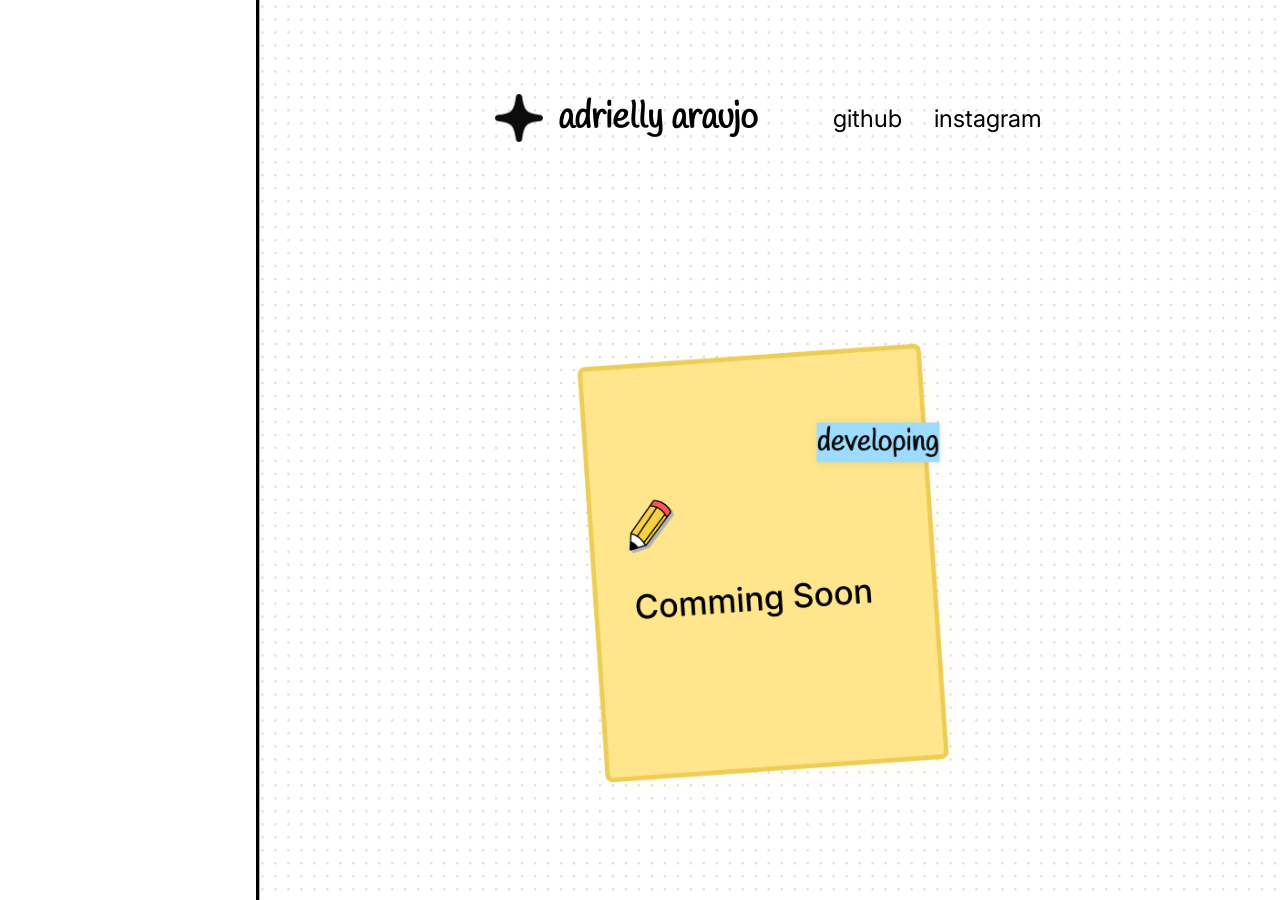
<file: index.html>
<!DOCTYPE html>
<html lang="pt-br">
<head>
    <meta charset="UTF-8">
    <meta name="viewport" content="width=device-width, initial-scale=1.0">
    <title>Comming Soon</title>
    <link rel="preconnect" href="https://fonts.googleapis.com">
    <link rel="preconnect" href="https://fonts.gstatic.com" crossorigin>
    <link href="https://fonts.googleapis.com/css2?family=Handlee&family=Inter:ital,opsz,wght@0,14..32,100..900;1,14..32,100..900&display=swap" rel="stylesheet">
    <link rel="stylesheet" href="./src/styles/style.css">
</head>
<body>
    
    <main>
        <header>
            <div class="header-title">
                <img src="./src/assets/images/cs-star.png" alt="black star">
                <p>adrielly araujo</p>
            </div>

            <nav>
                <a href="https://github.com/adriellyoliveira">github</a>
                <a href="https://instagram.com/adrielly_araujo_11">instagram</a>
            </nav>
        </header>
        <img src="./src/assets/images/cs-card.png" alt="hero card comming soon">
    </main>

</body>
</html>
</file>
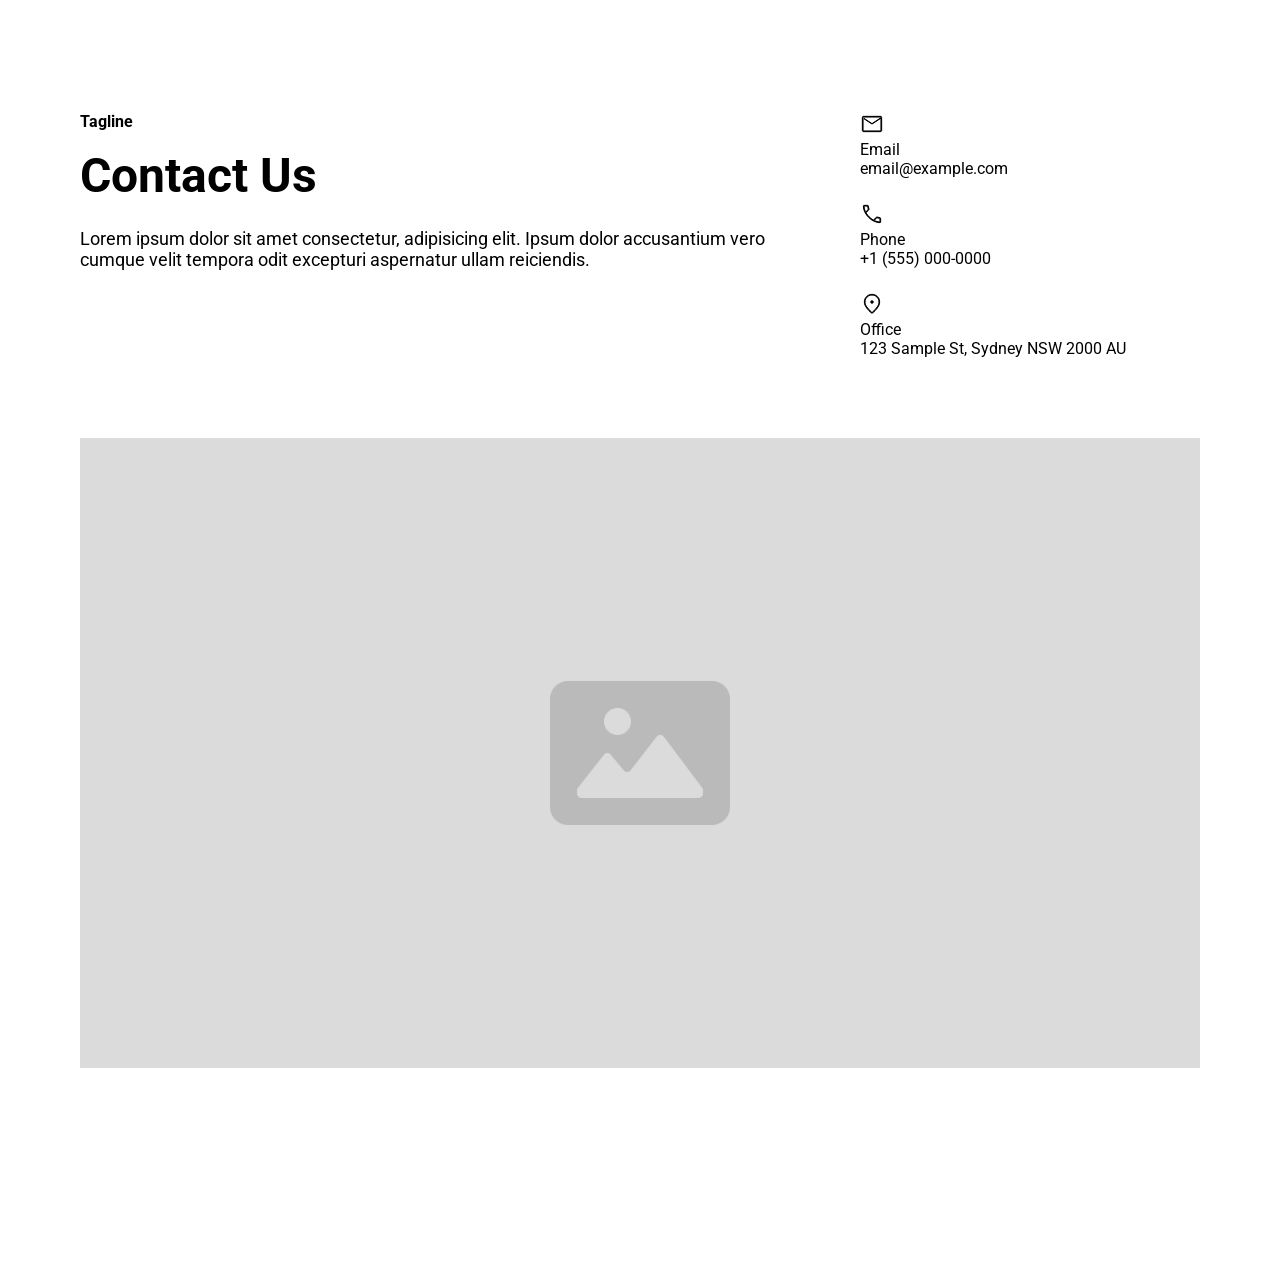
<file: marketing-components/contact/sixteen.html>
<!DOCTYPE html>
<html lang="pt-br">
<head>
    <meta charset="UTF-8">
    <meta name="viewport" content="width=device-width, initial-scale=1.0">
    <title>Sixteen</title>
    <link rel="stylesheet" href="./styles/reset.css">
    <link rel="stylesheet" href="./styles/sixteen.css">
    <link rel="preconnect" href="https://fonts.googleapis.com">
    <link rel="preconnect" href="https://fonts.gstatic.com" crossorigin>
    <link href="https://fonts.googleapis.com/css2?family=Roboto:ital,wght@0,100..900;1,100..900&display=swap" rel="stylesheet">
</head>
<body>
    <section id="contact">
        <div class="contact-info">
            <div class="info-text">
                <span>Tagline</span>
                <h2>Contact Us</h2>
                <p>Lorem ipsum dolor sit amet consectetur, adipisicing elit. Ipsum dolor accusantium vero cumque velit tempora odit excepturi aspernatur ullam reiciendis.</p>
            </div>
            <div class="info-link">
                <div class="link-container">
                    <img src="./assets/images/mail.svg" alt="">
                    <div class="link-text">
                        <p>Email</p>
                        <a href="">email@example.com</a>
                    </div>
                </div>
                <div class="link-container">
                    <img src="./assets/images/call.svg" alt="">
                    <div class="link-text">
                        <p>Phone</p>
                        <a href="">+1 (555) 000-0000</a>
                    </div>
                </div>
                <div class="link-container">
                    <img src="./assets/images/location_on.svg" alt="">
                    <div class="link-text">
                        <p>Office</p>
                        <a href="">123 Sample St, Sydney NSW 2000 AU</a>
                    </div>
                </div>
            </div>
        </div>
        <img src="./assets/images/placeholder-image.svg" alt="">
    </section>
</body>
</html>
</file>
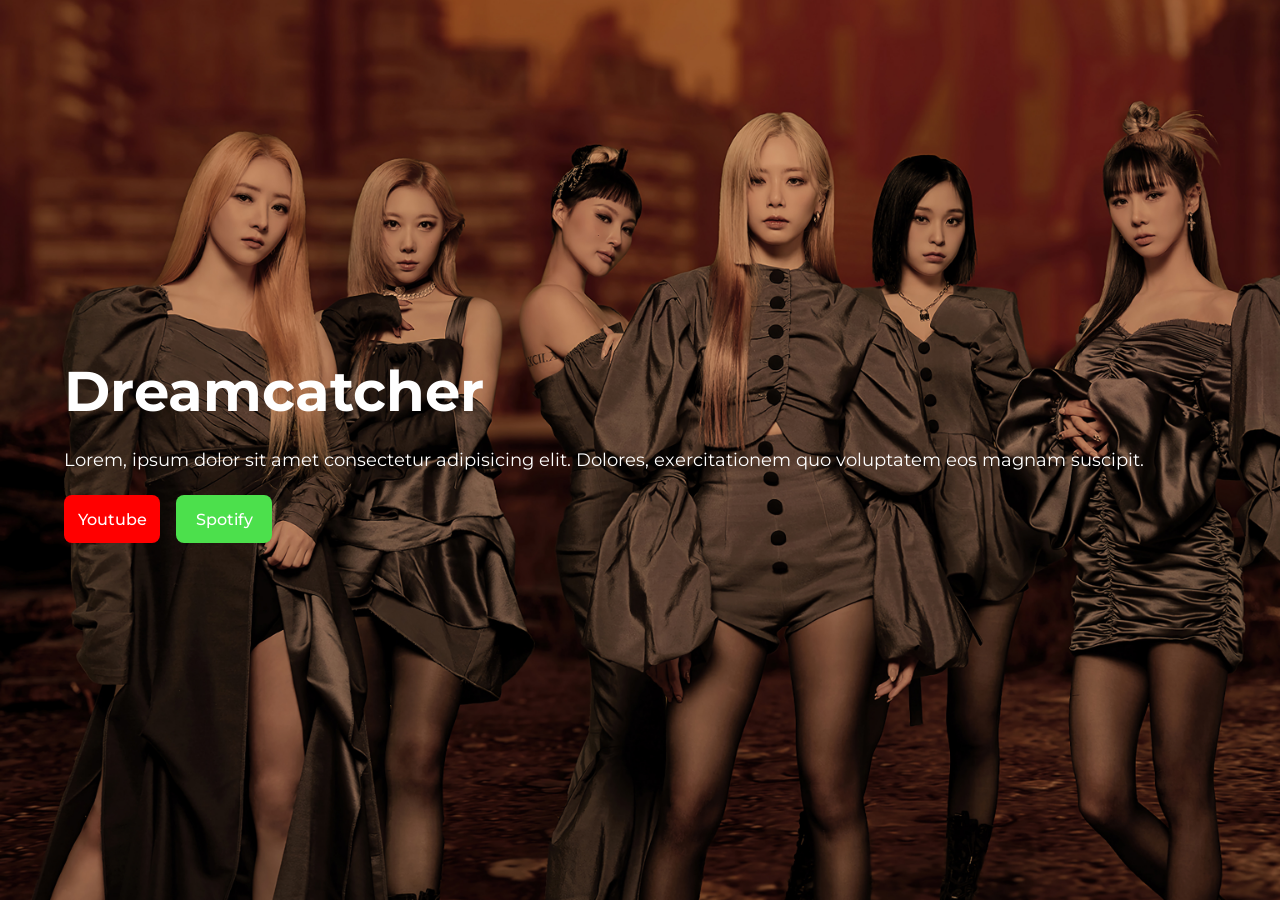
<file: praticas/header/five.html>
<!DOCTYPE html>
<html lang="pt-br">

<head>
    <meta charset="UTF-8">
    <meta name="viewport" content="width=device-width, initial-scale=1.0">
    <title>Header - Five</title>
    <link rel="preconnect" href="https://fonts.googleapis.com">
    <link rel="preconnect" href="https://fonts.gstatic.com" crossorigin>
    <link
        href="https://fonts.googleapis.com/css2?family=Dancing+Script:wght@400..700&family=Montserrat:ital,wght@0,100..900;1,100..900&family=Roboto:ital,wght@0,100..900;1,100..900&display=swap"
        rel="stylesheet">

    <style>
        * {
            padding: 0;
            margin: 0;
            box-sizing: border-box;
            text-decoration: none;
            border: none;
            font-family: "Montserrat", sans-serif;
            font-optical-sizing: auto;
        }

        header {
            width: 100%;
            height: 900px;
            padding: 64px;
            background-image: url(./images/dreamcatcher-apocalypse.jpg);
            background-repeat: no-repeat;
            background-size: cover;
            display: flex;
            align-items: center;
        }

        h1 {
            font-size: 56px;
            font-weight: 700;
            margin-bottom: 24px;
            color: white;
        }

        p {
            font-size: 18px;
            font-weight: 400;
            margin-bottom: 24px;
            color: white;
        }

        .hero-button {
            display: flex;
            gap: 16px;
        }

        button {
            width: 96px;
            height: 48px;
            color: white;
            font-size: 16px;
            font-weight: 500;
            border-radius: 8px;
        }

        .btn-youtube {
            background-color: red;
        }

        .btn-spotify {
            background-color: rgb(76, 224, 76);
        }
    </style>
</head>

<body>

    <header>
        <div class="header-content">
            <h1>Dreamcatcher</h1>
            <p>Lorem, ipsum dolor sit amet consectetur adipisicing elit. Dolores, exercitationem quo voluptatem eos
                magnam suscipit.</p>
            <div class="hero-button">
                <button class="btn-youtube">Youtube</button>
                <button class="btn-spotify">Spotify</button>
            </div>
        </div>

    </header>

</body>

</html>
</file>
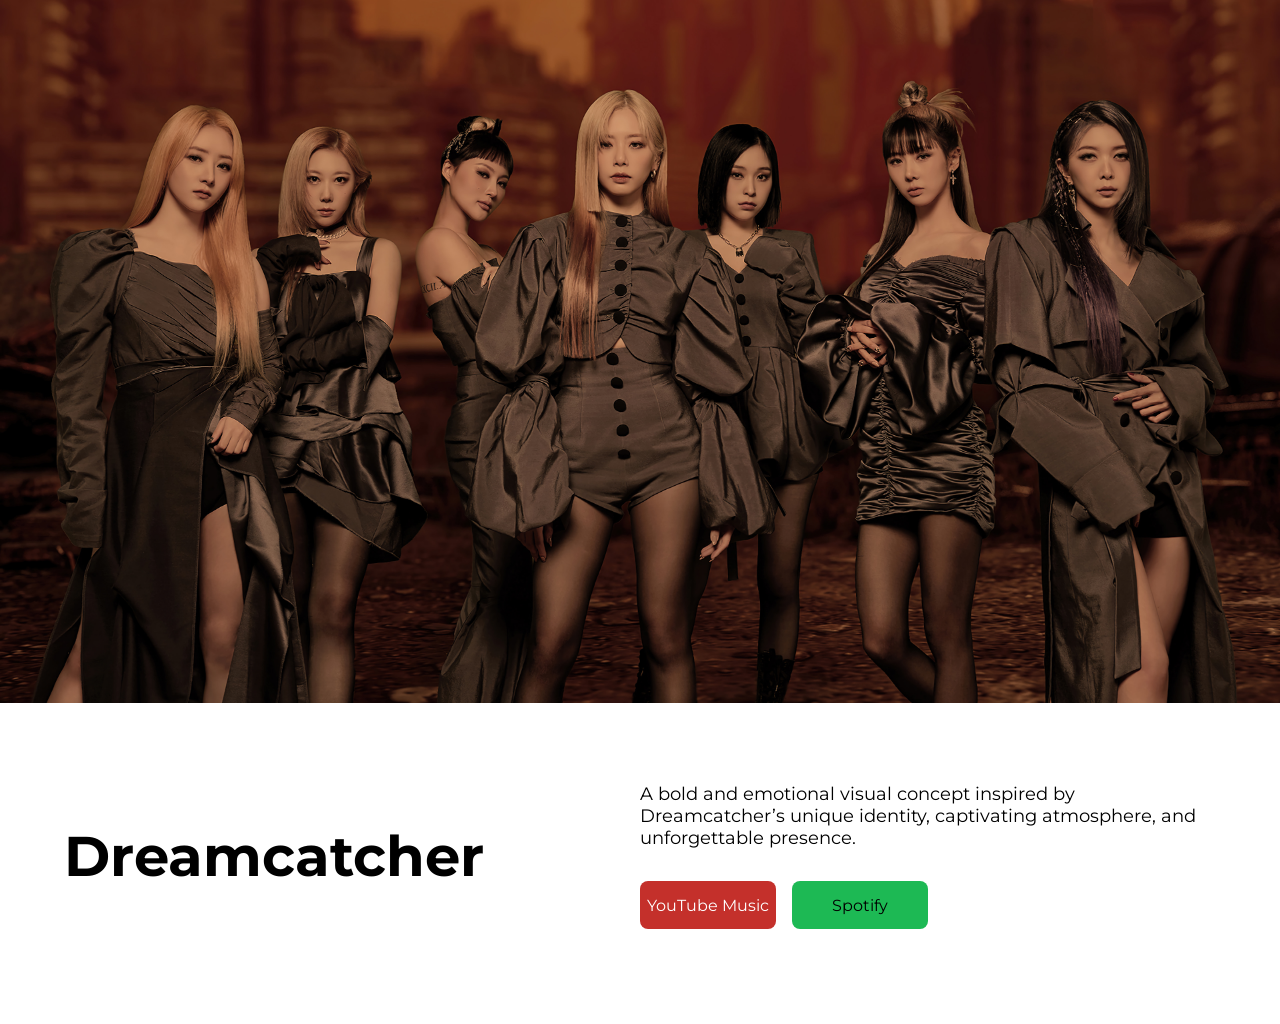
<file: praticas/header/nine.html>
<!DOCTYPE html>
<html lang="pt-br">
<head>
    <meta charset="UTF-8">
    <meta name="viewport" content="width=device-width, initial-scale=1.0">
    <title>Header - Nine</title>
    <link rel="preconnect" href="https://fonts.googleapis.com">
    <link rel="preconnect" href="https://fonts.gstatic.com" crossorigin>
    <link
        href="https://fonts.googleapis.com/css2?family=Dancing+Script:wght@400..700&family=Montserrat:ital,wght@0,100..900;1,100..900&family=Roboto:ital,wght@0,100..900;1,100..900&display=swap"
        rel="stylesheet">
    <style>
        * {
            padding: 0;
            margin: 0;
            box-sizing: border-box;
            text-decoration: none;
            border: none;
            font-family: "Montserrat", sans-serif;
            font-optical-sizing: auto;
        }

        header {
            width: 100%;
            height: 1024px;
        }

        .hero-img {
            height: 703px;
            background-image: url(./images/dreamcatcher-apocalypse.jpg);
            background-repeat: no-repeat;
            background-size: cover;
            background-position: top;
        }

        .hero-content {
            padding: 80px 64px;

            display: flex;
            justify-content: space-between;
            align-items: center;
        }

        .hero-info {
            width: 600px;
        }

        .hero-title {
            width: 600px;
        }

        h1 {
            font-size: 56px;
            font-weight: 700;
        }

        p {
            font-size: 18px;
            font-weight: 400;
            margin-bottom: 32px;
        }

        .hero-buttons {
            display: flex;
            gap: 16px;
        }

        a {
            width: 136px;
            height: 48px;
            color: white;
            font-size: 16px;
            border-radius: 8px;

            display: flex;
            justify-content: center;
            align-items: center;
        }

        .btn-youtube {
            background-color: #c4302b;
            color: white;
        }

        .btn-spotify {
            background-color: #1DB954;
            color: black;
        }
    </style>
</head>
<body>
    <header>
        <div class="hero-img"></div>

        <div class="hero-content">
            <div class="hero-title">
                <h1>Dreamcatcher</h1>
            </div>

            <div class="hero-info">
                <p>
                    A bold and emotional visual concept inspired by Dreamcatcher’s unique identity, captivating atmosphere, and unforgettable presence.
                </p>

                <div class="hero-buttons">
                    <a target="_blank" class="btn-youtube" href="https://music.youtube.com/channel/UC4RAA8DTjbTlmZy561mmq4Q?si=rDhR80hv6Ghskfhg">YouTube Music</a>
                    <a target="_blank" class="btn-spotify" href="https://open.spotify.com/intl-pt/artist/5V1qsQHdXNm4ZEZHWvFnqQ?si=RRE-5JodQp2iQKKUNsQHZw">Spotify</a>
                </div>
            </div>
        </div>
    </header>
</body>
</html>
</file>
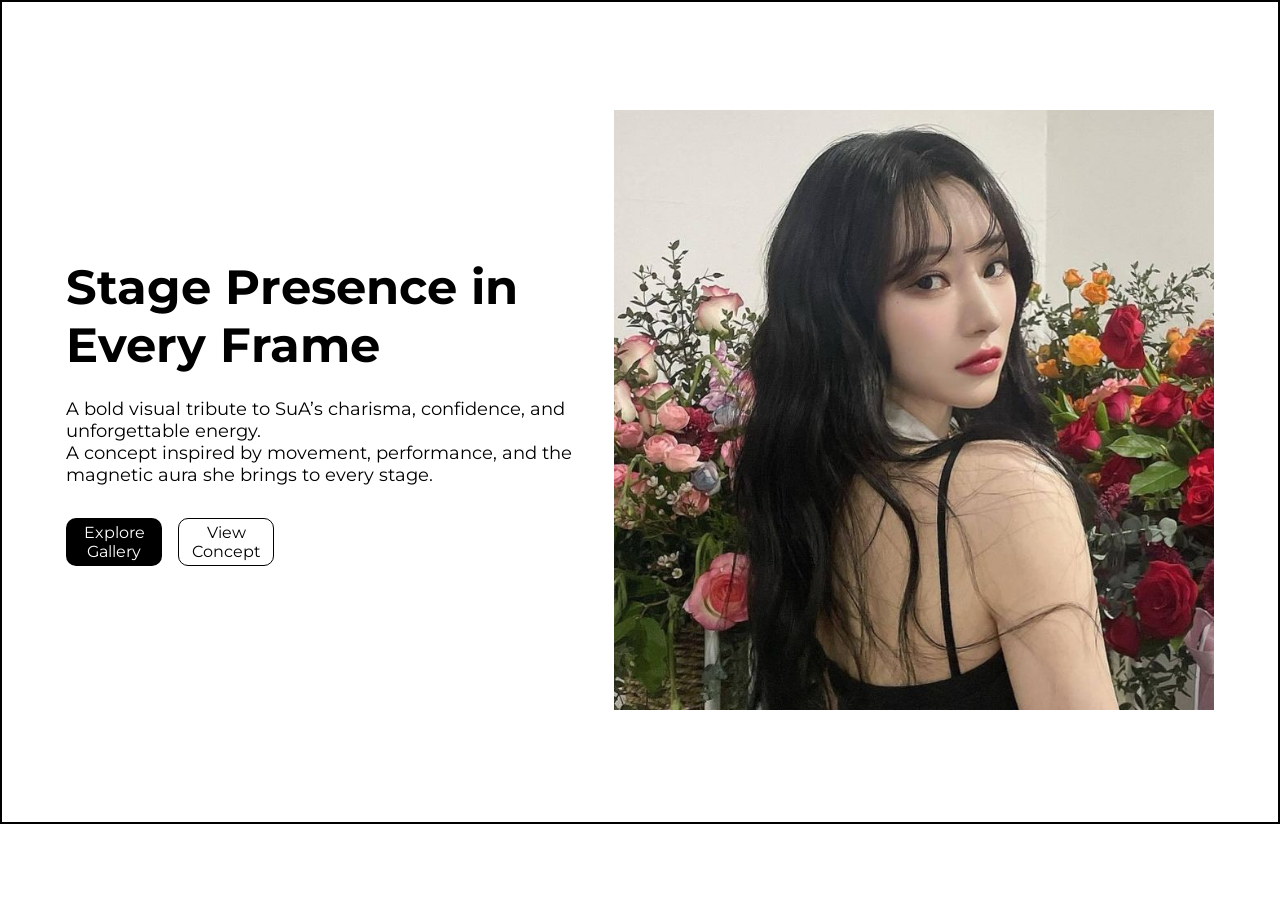
<file: praticas/header/one.html>
<!DOCTYPE html>
<html lang="pt-br">
<head>
    <meta charset="UTF-8">
    <meta name="viewport" content="width=device-width, initial-scale=1.0">
    <title>Hero - SUA</title>
    <link rel="preconnect" href="https://fonts.googleapis.com">
    <link rel="preconnect" href="https://fonts.gstatic.com" crossorigin>
    <link href="https://fonts.googleapis.com/css2?family=Dancing+Script:wght@400..700&family=Montserrat:ital,wght@0,100..900;1,100..900&family=Roboto:ital,wght@0,100..900;1,100..900&display=swap" rel="stylesheet">

    <style>
        * {
            padding: 0;
            margin: 0;
            box-sizing: border-box;
            text-decoration: none;
            border: none;
            font-family: "Montserrat", sans-serif;
            font-optical-sizing: auto;
        }

        section {
            width: 100%;
            height: 824px;
            padding: 112px 64px;
            border: 2px solid black;
            display: flex;
            justify-content: space-between;
            align-items: center;
            
        }

        h1 {
            font-size: 48px;
            font-weight: 700;
            color: black;
            margin-bottom: 24px;
        }

        p {
            font-size: 18px;
            font-weight: 400;
            color: black;
            margin-bottom: 32px;
        }

        .hero-cta {
            display: flex;
            gap: 16px;
        }

        button {
            width: 96px;
            height: 48px;
            color: white;
            font-size: 16px;
            background-color: black;
            border-radius: 10px;
        }

        .btn-secondary {
             background-color: transparent;
             border: 1px solid black;
             color: black;
        }

        img {
            width: 600px;
            height: 600px;
        }
    </style>

</head>
<body>
    
    <section>
        <div class="hero-content">
            <div class="hero-title">
                <h1>Stage Presence in Every Frame</h1>
                <p>A bold visual tribute to SuA’s charisma, confidence, and unforgettable energy. <br> A concept inspired by movement, performance, and the magnetic aura she brings to every stage. </p>
            </div>
            <div class="hero-cta">
                <button>Explore Gallery</button>
                <button class="btn-secondary">View Concept</button>
            </div>
        </div>
        <div class="hero-img">
            <img src="../header/images/sua-flowers.jpg" alt="">
        </div>
    </section>

</body>
</html>
</file>
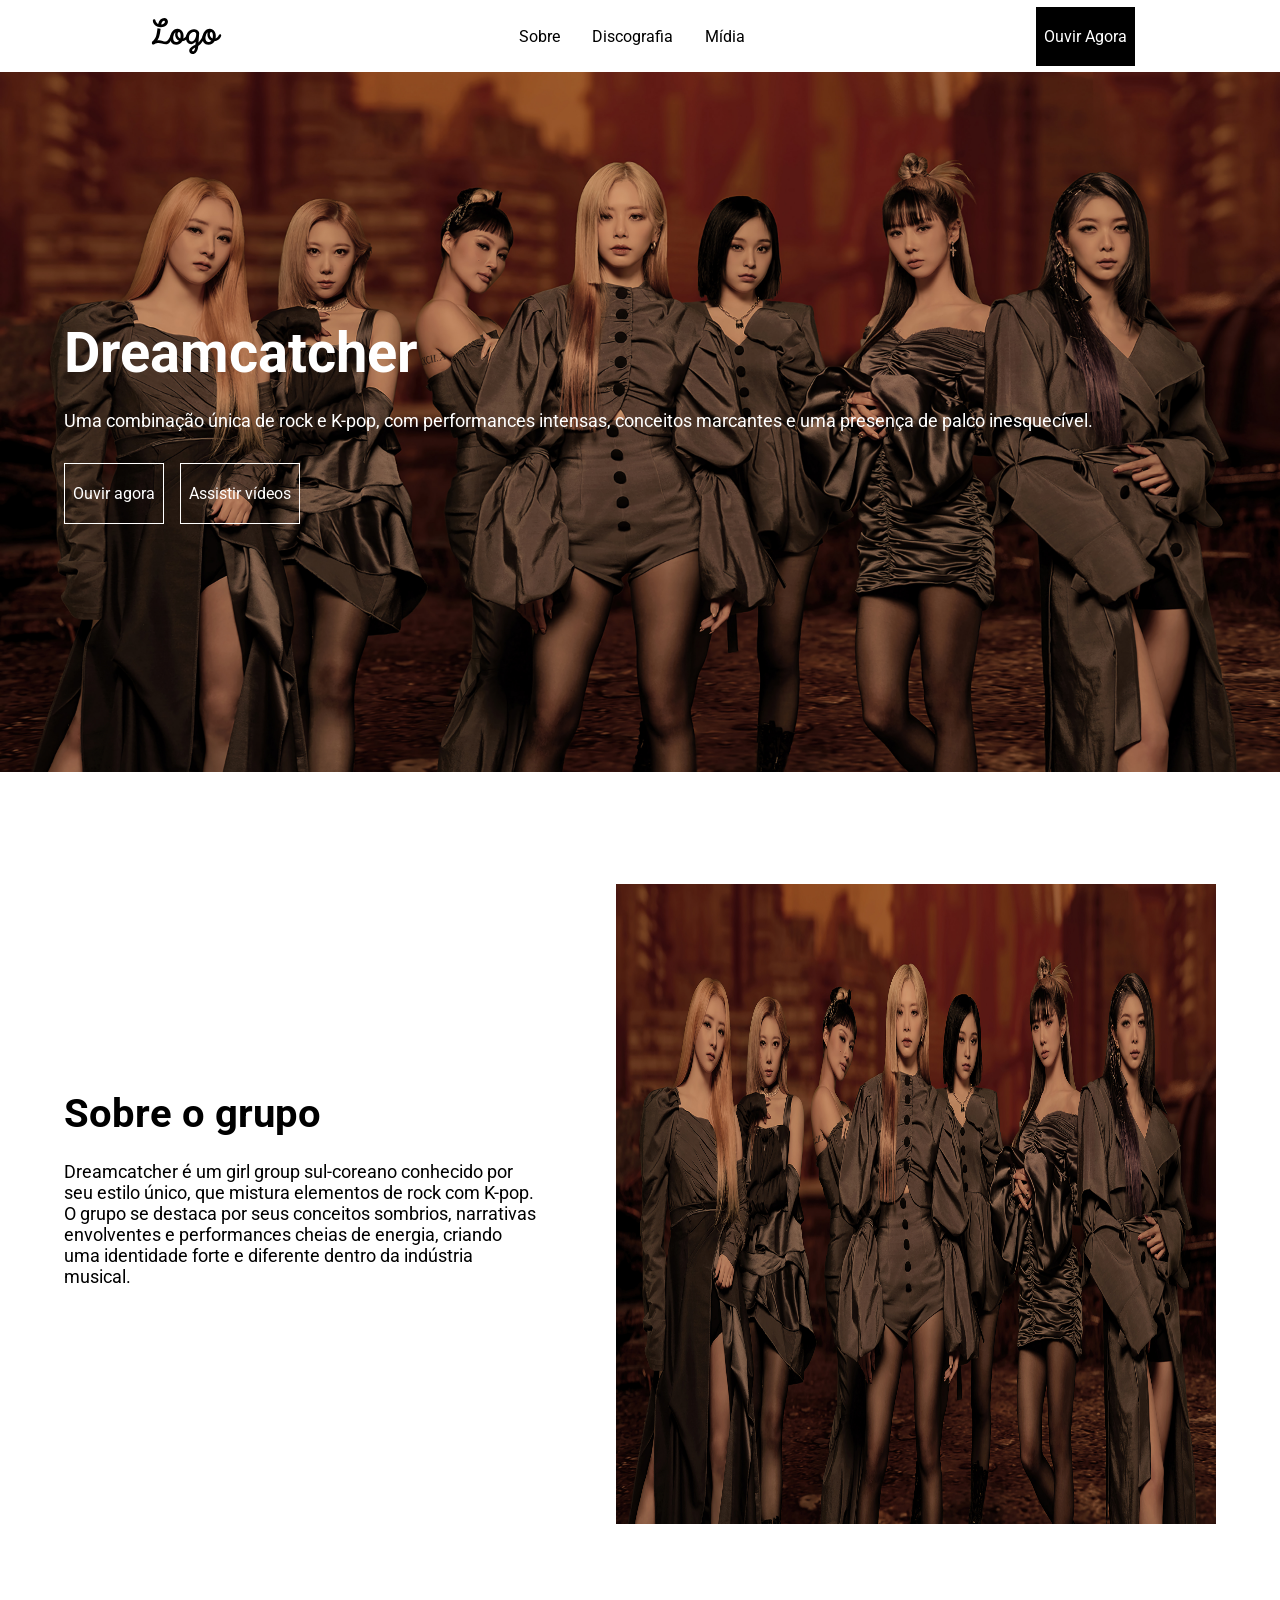
<file: praticas/landing-page/landing-page.html>
<!DOCTYPE html>
<html lang="pt-br">

<head>
    <meta charset="UTF-8">
    <meta name="viewport" content="width=device-width, initial-scale=1.0">
    <title>Landing Page - Dreamcather</title>
    <link rel="stylesheet" href="./style/reset.css">
    <link rel="stylesheet" href="./style/landing-page.css">
    <link rel="preconnect" href="https://fonts.googleapis.com">
    <link rel="preconnect" href="https://fonts.gstatic.com" crossorigin>
    <link href="https://fonts.googleapis.com/css2?family=Roboto:ital,wght@0,100..900;1,100..900&display=swap"
        rel="stylesheet">
</head>

<body>
    <header>
        <img src="./assets/images/company-logo.svg" alt="">
        <nav>
            <a href="">Sobre</a>
            <a href="">Discografia</a>
            <a href="">Mídia</a>
        </nav>
        <button>Ouvir Agora</button>
    </header>

    <div class="hero-content">
        <div class="hero-info">
            <h1>Dreamcatcher</h1>
            <p>Uma combinação única de rock e K-pop, com performances intensas, conceitos marcantes e uma presença de
                palco inesquecível.</p>
            <div class="hero-button">
                <button class="btn-secondary">Ouvir agora</button>
                <button class="btn-secondary">Assistir vídeos</button>
            </div>
        </div>
    </div>

    <section>
        <div class="about-content">
            <h2>Sobre o grupo</h2>
            <p>Dreamcatcher é um girl group sul-coreano conhecido por seu estilo único, que mistura elementos de rock com K-pop. O grupo se destaca por seus conceitos sombrios, narrativas envolventes e performances cheias de energia, criando uma identidade forte e diferente dentro da indústria musical.</p>
        </div>
        <img src="./assets/images/dreamcatcher-apocalypse.jpg" alt="">
    </section>


</body>

</html>
</file>
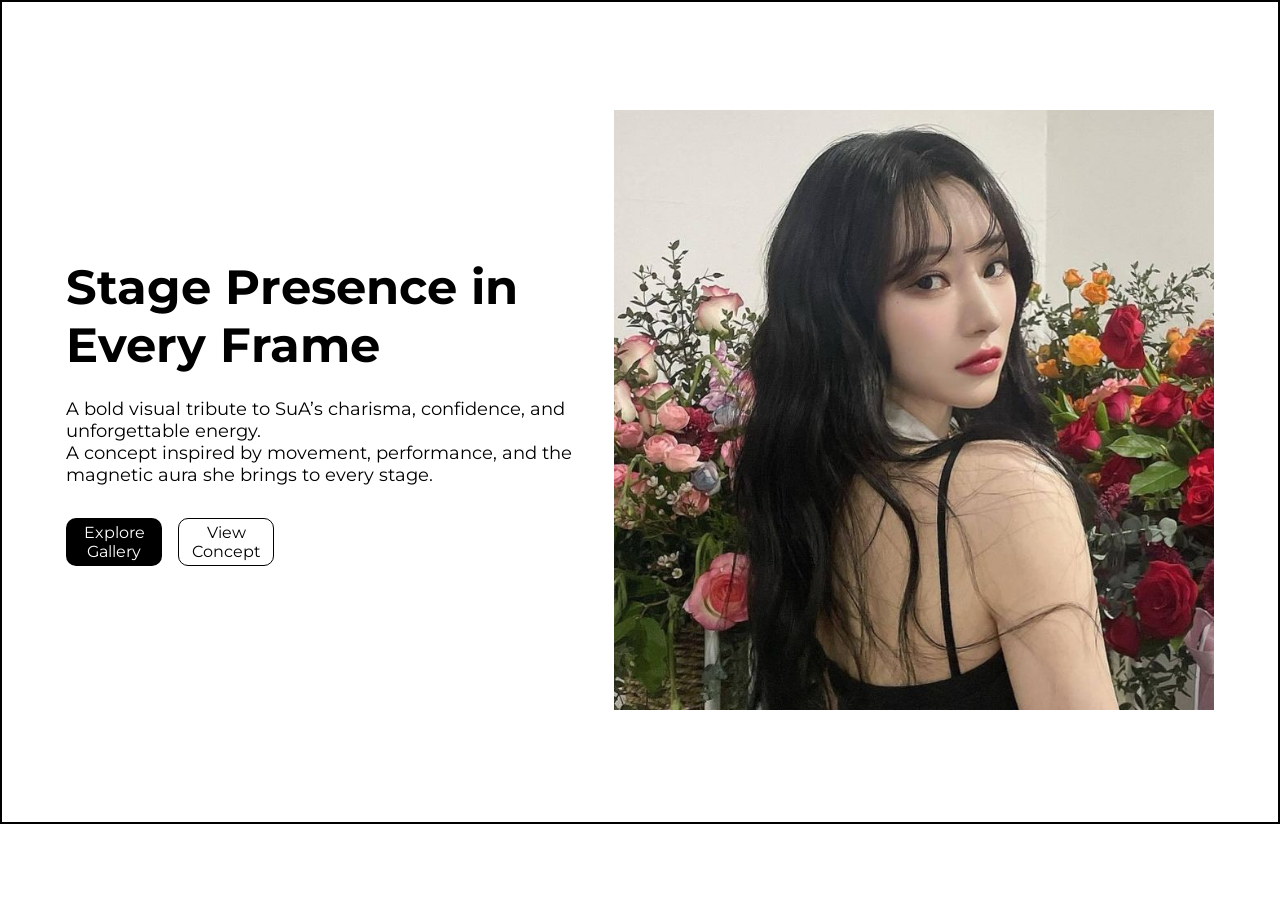
<file: treino-html-css/header/one.html>
<!DOCTYPE html>
<html lang="pt-br">
<head>
    <meta charset="UTF-8">
    <meta name="viewport" content="width=device-width, initial-scale=1.0">
    <title>Hero - SUA</title>
    <link rel="preconnect" href="https://fonts.googleapis.com">
    <link rel="preconnect" href="https://fonts.gstatic.com" crossorigin>
    <link href="https://fonts.googleapis.com/css2?family=Dancing+Script:wght@400..700&family=Montserrat:ital,wght@0,100..900;1,100..900&family=Roboto:ital,wght@0,100..900;1,100..900&display=swap" rel="stylesheet">

    <style>
        * {
            padding: 0;
            margin: 0;
            box-sizing: border-box;
            text-decoration: none;
            border: none;
            font-family: "Montserrat", sans-serif;
            font-optical-sizing: auto;
        }

        section {
            width: 100%;
            height: 824px;
            padding: 112px 64px;
            border: 2px solid black;
            display: flex;
            justify-content: space-between;
            align-items: center;
            
        }

        h1 {
            font-size: 48px;
            font-weight: 700;
            color: black;
            margin-bottom: 24px;
        }

        p {
            font-size: 18px;
            font-weight: 400;
            color: black;
            margin-bottom: 32px;
        }

        .hero-cta {
            display: flex;
            gap: 16px;
        }

        button {
            width: 96px;
            height: 48px;
            color: white;
            font-size: 16px;
            background-color: black;
            border-radius: 10px;
        }

        .btn-secondary {
             background-color: transparent;
             border: 1px solid black;
             color: black;
        }

        img {
            width: 600px;
            height: 600px;
        }
    </style>

</head>
<body>
    
    <section>
        <div class="hero-content">
            <div class="hero-title">
                <h1>Stage Presence in Every Frame</h1>
                <p>A bold visual tribute to SuA’s charisma, confidence, and unforgettable energy. <br> A concept inspired by movement, performance, and the magnetic aura she brings to every stage.</p>
            </div>
            <div class="hero-cta">
                <button>Explore Gallery</button>
                <button class="btn-secondary">View Concept</button>
            </div>
        </div>
        <div class="hero-img">
            <img src="./sua-flowers.jpg" alt="">
        </div>
    </section>

</body>
</html>
</file>
<file: src/styles/style.css>
/*seletor global - reset css*/
* {
    padding: 0;
    margin: 0;
    box-sizing: border-box;
}

body {
    width: 100vw;
    height: 100vh;

    display: flex;
    justify-content: end;
}

main {
    width: 80%;
    height: 100%;

    display: flex;
    flex-direction: column;
    justify-content: space-around;
    align-items: center;
    
    
    background-image: url("../assets/images/cs-bg.png");
    background-repeat: no-repeat;
    background-size: cover;
}

main > img {
    width: 408px;
    height: 476px;
}

header {
    display: flex;
    gap: 75px;

}

.header-title {
    display: flex;
    gap: 15px;
    
}

.header-title > p {
    font-size: 36px;
    font-family: "Handlee", cursive;
    font-weight: 800;
    font-style: normal;
}

.header-title > img {
    width: 48px;
    height: 48px;
}

nav {
    display: flex;
    align-items: center;
    gap: 32px;
}

nav > a {
    color: black;
    text-decoration: none;
    font-size: 24px;
    font-family: "Inter", cursive;
    font-weight: 400;
    font-style: normal;
}
</file>
<file: marketing-components/contact/styles/sixteen.css>
#contact {
    width: 100%;
    height: 1268px;

    padding: 112px 80px;
    display: flex;
    flex-direction: column;
    gap: 80px;

}

.contact-info {
    display: flex;
    gap: 80px;
}

.info-text {
    width: 700px;
    display: flex;
    flex-direction: column;
    gap: 16px;
}

span {
    font-size: 16px;
    font-weight: 700;
}

h2 {
    font-size: 48px;
    font-weight: 700;
}

.info-text > p {
    font-size: 18px;
    margin-top: 8px;
}

.info-link {
    display: flex;
    flex-direction: column;
    gap: 24px;
}
</file>
<file: praticas/landing-page/style/landing-page.css>
header {
    width: 100%;
    height: 72px;

    display: flex;
    align-items: center;
    justify-content: space-around;
}

header > img {
    width: 84px;
    height: 36px;
}

nav {
    display: flex;
    gap: 32px;
}

button {
    padding: 20px 8px;
    font-size: 16px;
    background-color: #000000;
    color: white;
}

.hero-content {
    width: 100%;
    height: 700px;
    background-image: url(../assets/images/dreamcatcher-apocalypse.jpg);
    background-repeat: no-repeat;
    background-size: cover;

    display: flex;
    align-items: center;

    padding: 64px;
}

h1 {
    font-size: 56px;
    font-weight: 700;
    margin-bottom: 24px;
    color: white;
}

p {
    font-size: 18px;
    margin-bottom: 32px;
    color: white;
}

.hero-button {
    display: flex;
    gap: 16px;
}

.btn-secondary {
    background-color: transparent;
    border: 1px solid white;
}

section {
    width: 100%;
    height: 864px;
    display: flex;
    padding: 112px 64px;
    gap: 80px;
    align-items: center;
}

.about-content {
    
}

.about-content > h2 {
    font-size: 40px;
    margin-bottom: 24px;
}

.about-content > p {
    color: #000000;
}

section > img {
    width: 600px;
    height: 640px;
}
</file>
